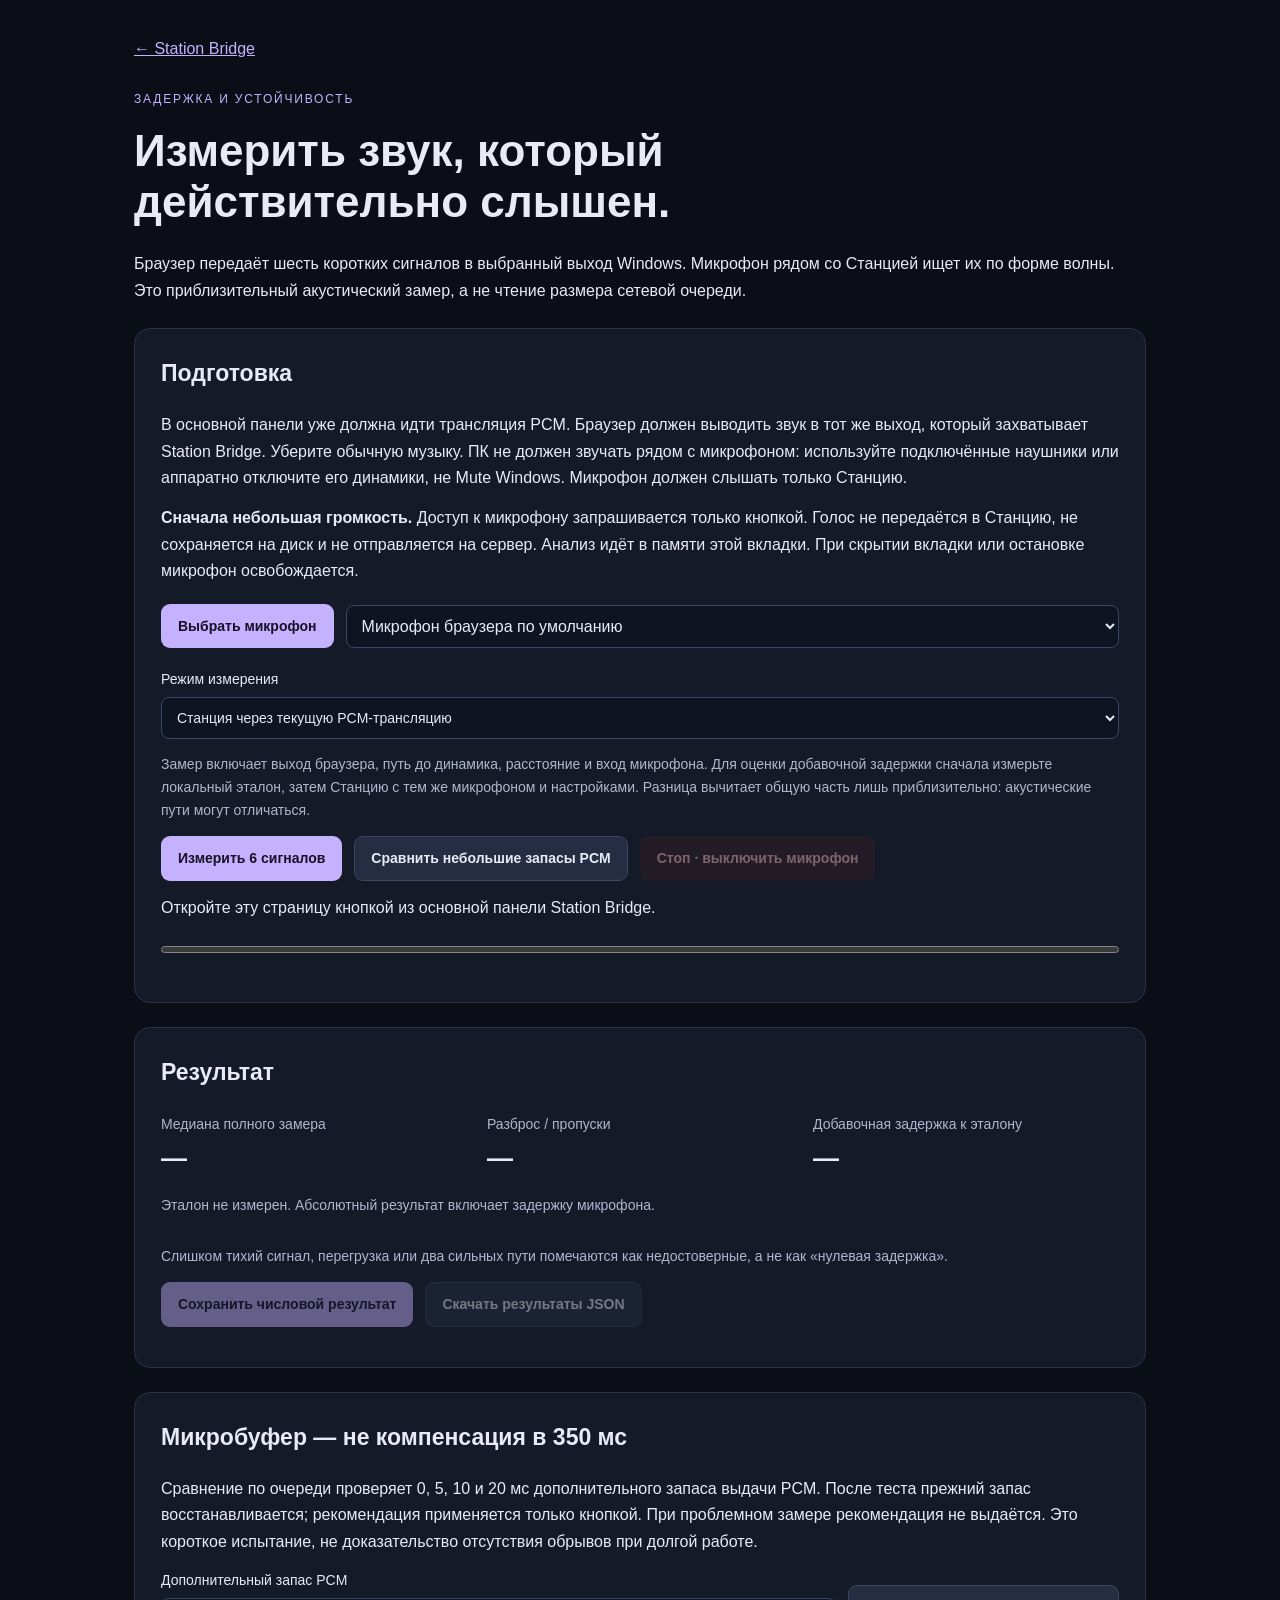
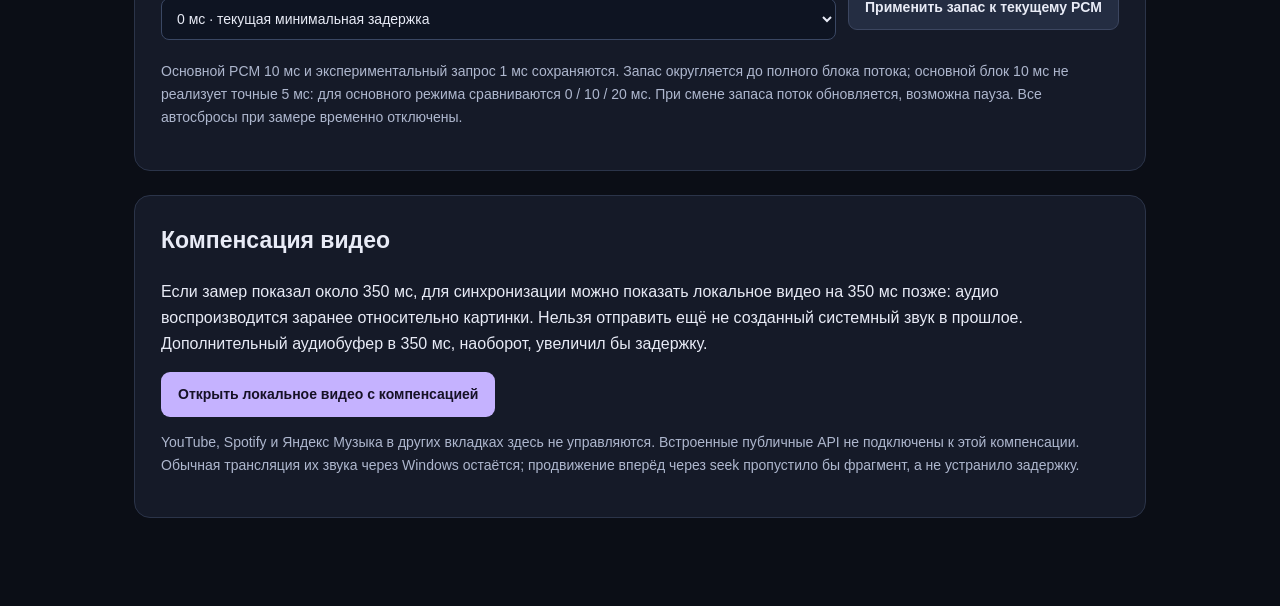
<file: web/calibration.html>
<!doctype html><html lang="ru"><head><meta charset="utf-8"><meta name="viewport" content="width=device-width,initial-scale=1"><title>Station Bridge — акустический замер</title><link rel="stylesheet" href="calibration.css"><script src="calibration-dsp.js" defer></script><script src="calibration.js" defer></script></head><body><main>
<a id="home" href="/">← Station Bridge</a><p class="eyebrow">ЗАДЕРЖКА И УСТОЙЧИВОСТЬ</p><h1>Измерить звук, который действительно слышен.</h1>
<p>Браузер передаёт шесть коротких сигналов в выбранный выход Windows. Микрофон рядом со Станцией ищет их по форме волны. Это приблизительный акустический замер, а не чтение размера сетевой очереди.</p>
<section><h2>Подготовка</h2><p>В основной панели уже должна идти трансляция PCM. Браузер должен выводить звук в тот же выход, который захватывает Station Bridge. Уберите обычную музыку. ПК не должен звучать рядом с микрофоном: используйте подключённые наушники или аппаратно отключите его динамики, не Mute Windows. Микрофон должен слышать только Станцию.</p>
<p><strong>Сначала небольшая громкость.</strong> Доступ к микрофону запрашивается только кнопкой. Голос не передаётся в Станцию, не сохраняется на диск и не отправляется на сервер. Анализ идёт в памяти этой вкладки. При скрытии вкладки или остановке микрофон освобождается.</p>
<div class="row"><button id="permit">Выбрать микрофон</button><select id="mic" aria-label="Микрофон"><option value="">Микрофон браузера по умолчанию</option></select></div>
<label>Режим измерения<select id="path"><option value="station">Станция через текущую PCM-трансляцию</option><option value="reference">Локальный эталон / проводной выход, без трансляции</option></select></label>
<p class="muted">Замер включает выход браузера, путь до динамика, расстояние и вход микрофона. Для оценки добавочной задержки сначала измерьте локальный эталон, затем Станцию с тем же микрофоном и настройками. Разница вычитает общую часть лишь приблизительно: акустические пути могут отличаться.</p>
<div class="row"><button id="measure">Измерить 6 сигналов</button><button id="tune" class="secondary">Сравнить небольшие запасы PCM</button><button id="cancel" class="stop" disabled>Стоп · выключить микрофон</button></div>
<p id="status" role="status">Микрофон выключен.</p><meter id="micLevel" min="0" max="1" value="0" aria-label="Сигнал микрофона"></meter><p id="micSettings" class="muted"></p>
</section>
<section><h2>Результат</h2><div class="numbers"><div><small>Медиана полного замера</small><strong id="median">—</strong></div><div><small>Разброс / пропуски</small><strong id="spread">—</strong></div><div><small>Добавочная задержка к эталону</small><strong id="extra">—</strong></div></div>
<p id="reference" class="muted">Эталон не измерен. Абсолютный результат включает задержку микрофона.</p><div id="rows" class="results"></div><p id="advice" class="muted">Слишком тихий сигнал, перегрузка или два сильных пути помечаются как недостоверные, а не как «нулевая задержка».</p>
<div class="row"><button id="save" disabled>Сохранить числовой результат</button><button id="export" class="secondary" disabled>Скачать результаты JSON</button></div>
</section>
<section><h2>Микробуфер — не компенсация в 350 мс</h2><p>Сравнение по очереди проверяет 0, 5, 10 и 20 мс дополнительного запаса выдачи PCM. После теста прежний запас восстанавливается; рекомендация применяется только кнопкой. При проблемном замере рекомендация не выдаётся. Это короткое испытание, не доказательство отсутствия обрывов при долгой работе.</p>
<div class="row"><label>Дополнительный запас PCM<select id="guard"><option value="0">0 мс · текущая минимальная задержка</option><option value="5">5 мс</option><option value="10">10 мс</option><option value="20">20 мс</option><option value="30">30 мс</option></select></label><button id="apply" class="secondary">Применить запас к текущему PCM</button></div><p id="guardNote" class="muted">Основной PCM 10 мс и экспериментальный запрос 1 мс сохраняются. Запас округляется до полного блока потока; основной блок 10 мс не реализует точные 5 мс: для основного режима сравниваются 0 / 10 / 20 мс. При смене запаса поток обновляется, возможна пауза. Все автосбросы при замере временно отключены.</p>
</section>
<section><h2>Компенсация видео</h2><p>Если замер показал около 350 мс, для синхронизации можно показать локальное видео на 350 мс позже: аудио воспроизводится заранее относительно картинки. Нельзя отправить ещё не созданный системный звук в прошлое. Дополнительный аудиобуфер в 350 мс, наоборот, увеличил бы задержку.</p><a id="player" class="button" href="/local-player.html">Открыть локальное видео с компенсацией</a>
<p class="muted">YouTube, Spotify и Яндекс Музыка в других вкладках здесь не управляются. Встроенные публичные API не подключены к этой компенсации. Обычная трансляция их звука через Windows остаётся; продвижение вперёд через seek пропустило бы фрагмент, а не устранило задержку.</p></section>
</main></body></html>
</file>
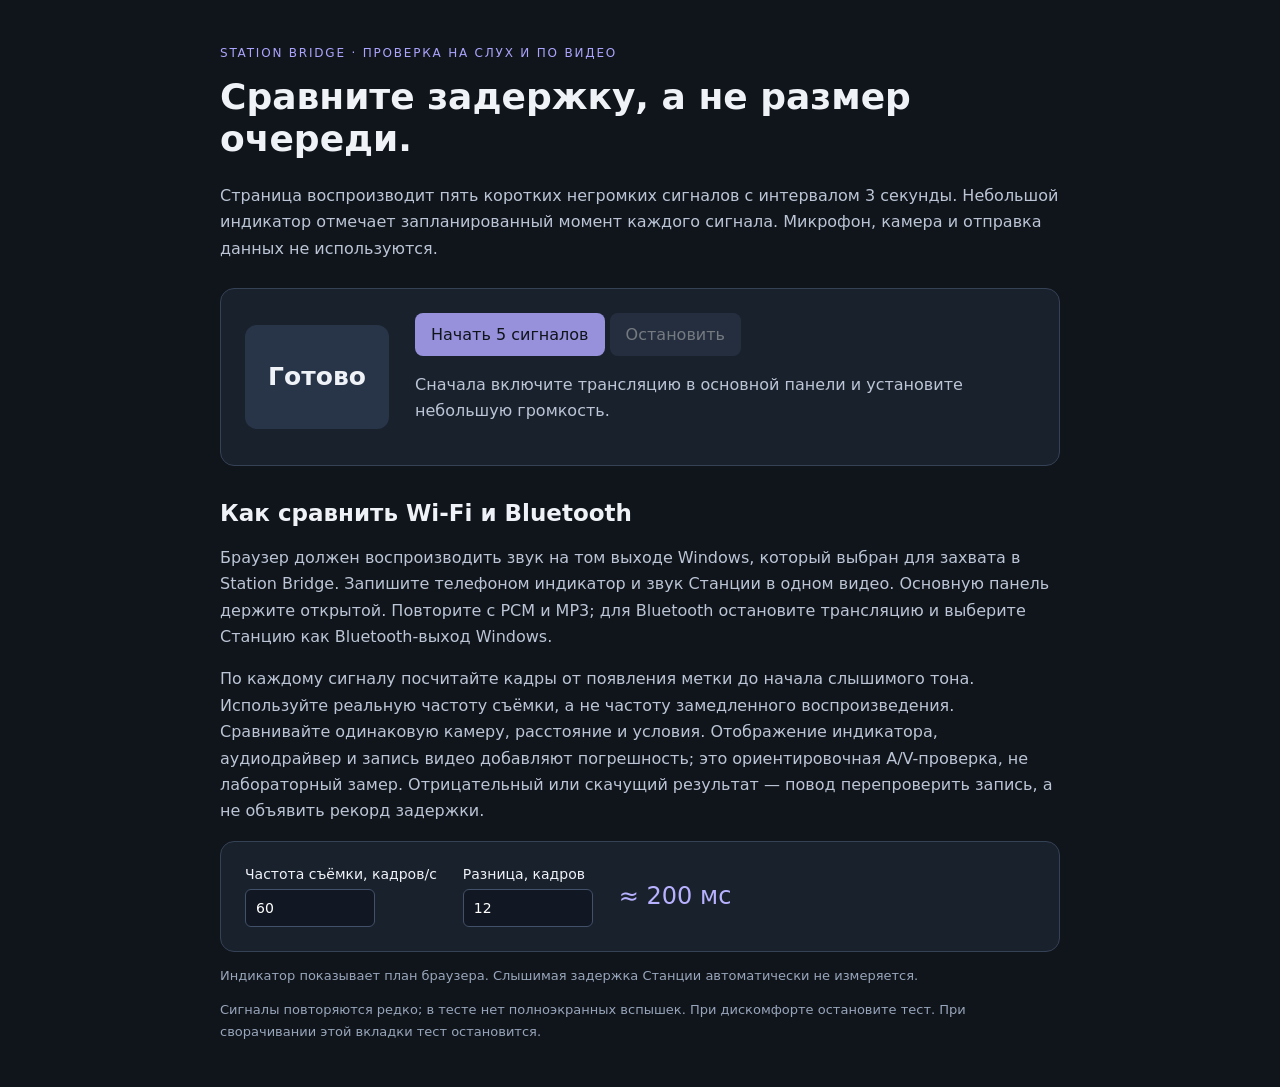
<file: web/latency.html>
<!doctype html><html lang="ru"><head><meta charset="utf-8"><meta name="viewport" content="width=device-width,initial-scale=1"><title>Station Bridge — сравнение задержки</title><link rel="stylesheet" href="latency.css"><script src="latency.js" defer></script></head><body><main>
<p class="eyebrow">STATION BRIDGE · ПРОВЕРКА НА СЛУХ И ПО ВИДЕО</p><h1>Сравните задержку, а не размер очереди.</h1>
<p>Страница воспроизводит пять коротких негромких сигналов с интервалом 3 секунды. Небольшой индикатор отмечает запланированный момент каждого сигнала. Микрофон, камера и отправка данных не используются.</p>
<div class="panel"><div id="lamp" role="status">Готово</div><div><button id="begin">Начать 5 сигналов</button> <button id="end" disabled>Остановить</button><p id="status">Сначала включите трансляцию в основной панели и установите небольшую громкость.</p></div></div>
<h2>Как сравнить Wi-Fi и Bluetooth</h2><p>Браузер должен воспроизводить звук на том выходе Windows, который выбран для захвата в Station Bridge. Запишите телефоном индикатор и звук Станции в одном видео. Основную панель держите открытой. Повторите с PCM и MP3; для Bluetooth остановите трансляцию и выберите Станцию как Bluetooth-выход Windows.</p>
<p>По каждому сигналу посчитайте кадры от появления метки до начала слышимого тона. Используйте реальную частоту съёмки, а не частоту замедленного воспроизведения. Сравнивайте одинаковую камеру, расстояние и условия. Отображение индикатора, аудиодрайвер и запись видео добавляют погрешность; это ориентировочная A/V-проверка, не лабораторный замер. Отрицательный или скачущий результат — повод перепроверить запись, а не объявить рекорд задержки.</p>
<div class="calc"><label>Частота съёмки, кадров/с<input id="fps" type="number" min="1" max="1000" value="60"></label><label>Разница, кадров<input id="frames" type="number" min="0" max="30000" value="12"></label><output id="delay">≈ 200 мс</output></div>
<p id="clock" class="muted">Индикатор показывает план браузера. Слышимая задержка Станции автоматически не измеряется.</p>
<p class="muted">Сигналы повторяются редко; в тесте нет полноэкранных вспышек. При дискомфорте остановите тест. При сворачивании этой вкладки тест остановится.</p>
</main></body></html>
</file>
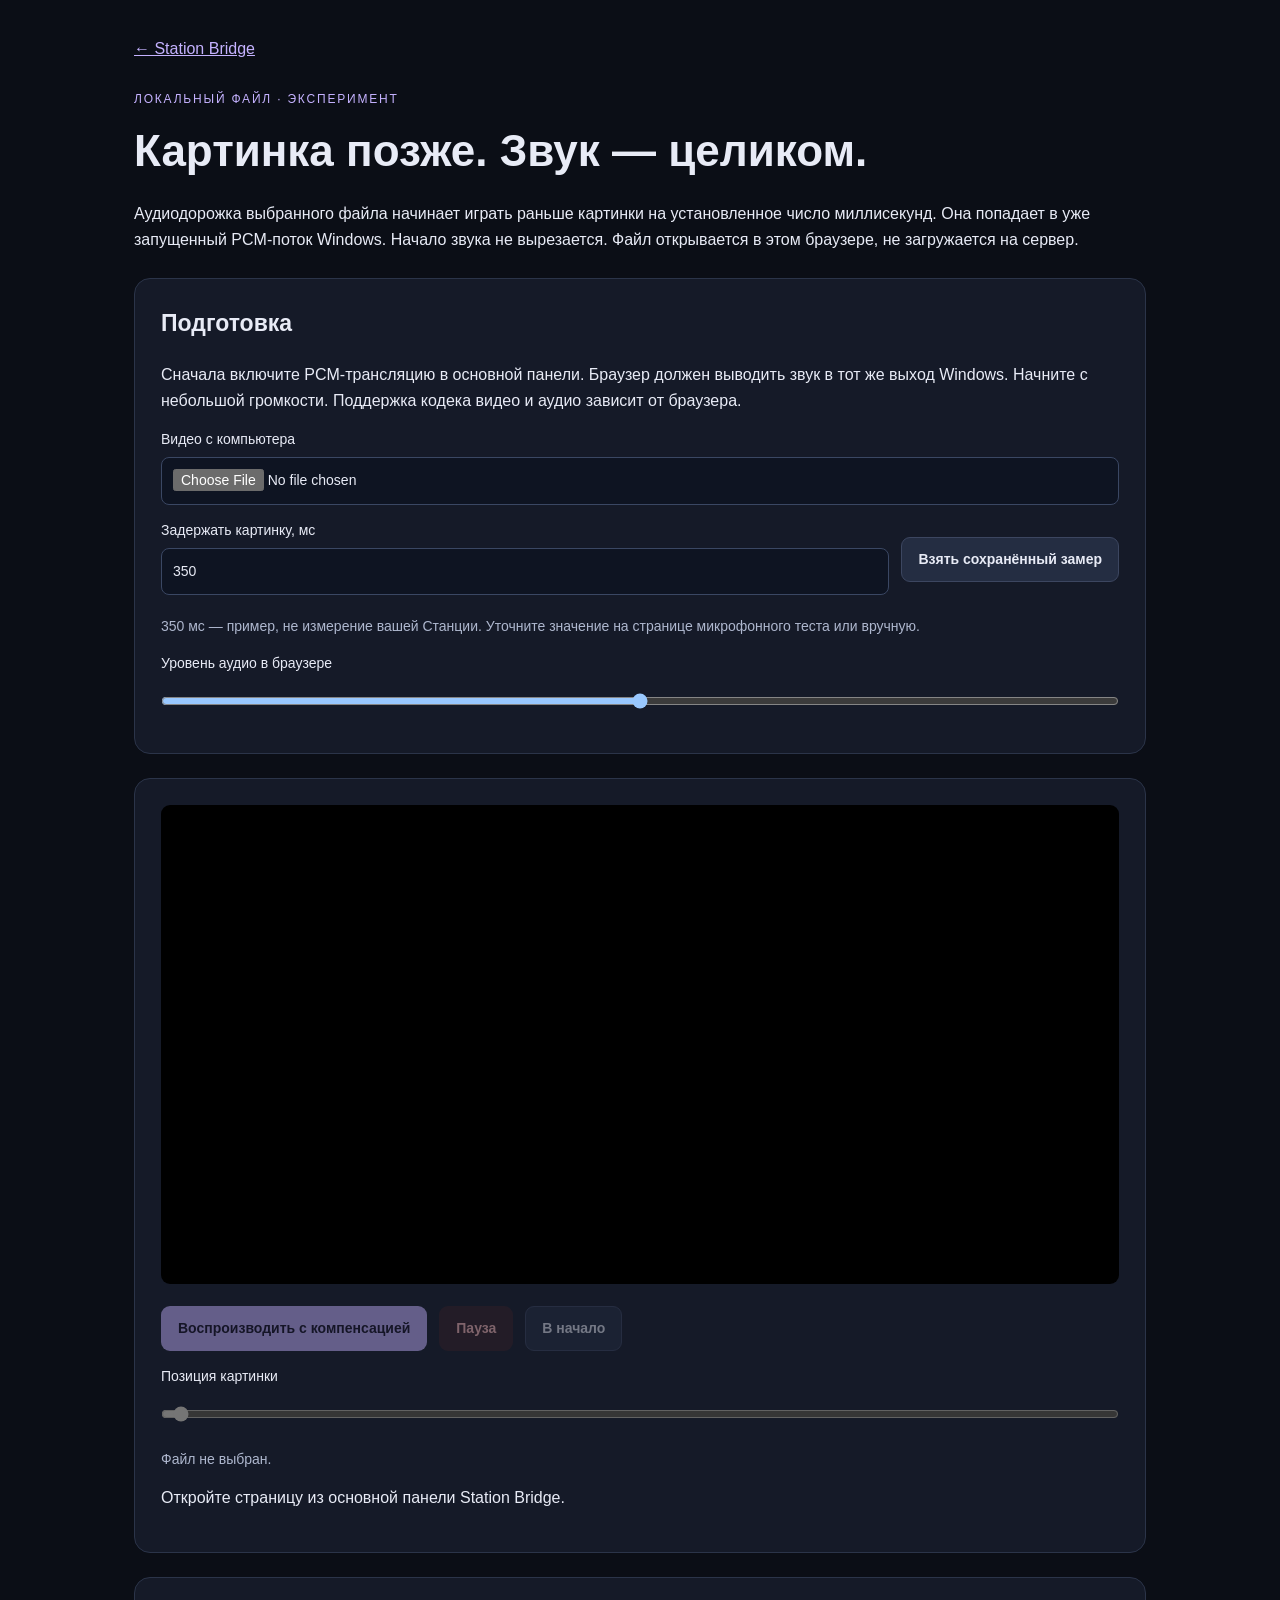
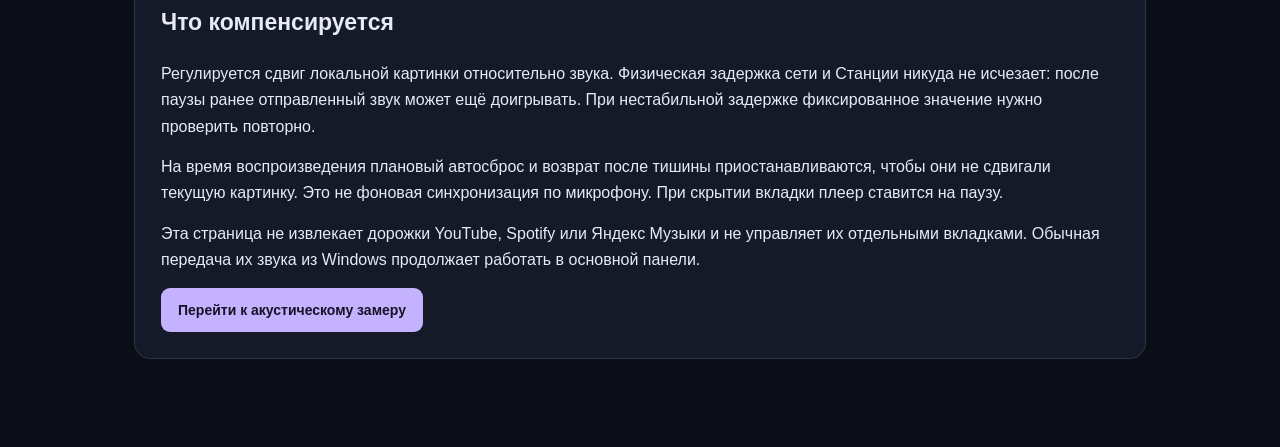
<file: web/local-player.html>
<!doctype html><html lang="ru"><head><meta charset="utf-8"><meta name="viewport" content="width=device-width,initial-scale=1"><title>Station Bridge — локальное видео</title><link rel="stylesheet" href="calibration.css"><script src="local-player.js" defer></script></head><body><main><a id="home" href="/">← Station Bridge</a><p class="eyebrow">ЛОКАЛЬНЫЙ ФАЙЛ · ЭКСПЕРИМЕНТ</p><h1>Картинка позже. Звук — целиком.</h1><p>Аудиодорожка выбранного файла начинает играть раньше картинки на установленное число миллисекунд. Она попадает в уже запущенный PCM-поток Windows. Начало звука не вырезается. Файл открывается в этом браузере, не загружается на сервер.</p>
<section><h2>Подготовка</h2><p>Сначала включите PCM-трансляцию в основной панели. Браузер должен выводить звук в тот же выход Windows. Начните с небольшой громкости. Поддержка кодека видео и аудио зависит от браузера.</p><label>Видео с компьютера<input id="file" type="file" accept="video/*,.mp4,.webm,.mov,.mkv"></label><div class="row"><label>Задержать картинку, мс<input id="offset" type="number" min="0" max="2500" step="1" value="350"></label><button id="fromMeasure" class="secondary">Взять сохранённый замер</button></div><p id="measureNote" class="muted">350 мс — пример, не измерение вашей Станции. Уточните значение на странице микрофонного теста или вручную.</p><label>Уровень аудио в браузере<input id="volume" type="range" min="0" max="1" step="0.01" value="0.5"></label></section>
<section><video id="picture" muted playsinline preload="auto" aria-label="Картинка с задержкой"></video><audio id="audioLead" preload="auto"></audio><div class="row"><button id="play" disabled>Воспроизводить с компенсацией</button><button id="pause" class="stop" disabled>Пауза</button><button id="rewind" class="secondary" disabled>В начало</button></div><label>Позиция картинки<input id="position" type="range" min="0" max="1" step="0.01" value="0" disabled></label><p id="positionText" class="muted">Файл не выбран.</p><p id="status" role="status">Микрофон здесь не используется.</p><p id="drift" class="muted"></p></section>
<section><h2>Что компенсируется</h2><p>Регулируется сдвиг локальной картинки относительно звука. Физическая задержка сети и Станции никуда не исчезает: после паузы ранее отправленный звук может ещё доигрывать. При нестабильной задержке фиксированное значение нужно проверить повторно.</p><p>На время воспроизведения плановый автосброс и возврат после тишины приостанавливаются, чтобы они не сдвигали текущую картинку. Это не фоновая синхронизация по микрофону. При скрытии вкладки плеер ставится на паузу.</p><p>Эта страница не извлекает дорожки YouTube, Spotify или Яндекс Музыки и не управляет их отдельными вкладками. Обычная передача их звука из Windows продолжает работать в основной панели.</p><a id="calibration" class="button" href="/calibration.html">Перейти к акустическому замеру</a></section></main></body></html>
</file>
<file: web/calibration.css>
:root{color-scheme:dark;--bg:#0b0e16;--panel:#151a28;--line:#2b3449;--text:#e8ebf6;--muted:#aeb7ce;--accent:#c5b2ff}*{box-sizing:border-box}body{margin:0;background:var(--bg);color:var(--text);font:16px/1.65 "Segoe UI",sans-serif}main{max-width:1060px;margin:auto;padding:36px 24px 64px}h1{font-size:clamp(28px,4vw,44px);line-height:1.15;max-width:850px;margin:16px 0 24px}h2{font-size:23px;margin-top:0}.eyebrow{font-size:12px;letter-spacing:.15em;color:var(--accent);margin-top:28px}section{padding:26px;margin:24px 0;border:1px solid var(--line);border-radius:16px;background:var(--panel)}p{margin:14px 0}.muted,small{color:var(--muted);font-size:14px}button,.button{display:inline-block;color:#161126;background:var(--accent);border:1px solid transparent;border-radius:9px;padding:12px 16px;font:600 14px "Segoe UI",sans-serif;cursor:pointer;text-decoration:none;line-height:1.35}button.secondary{background:#242d42;color:var(--text);border-color:#3c4660}button.stop{background:#352027;color:#ffbdbd}button:disabled{opacity:.45;cursor:default}a{color:var(--accent)}.row{display:flex;gap:12px;flex-wrap:wrap;align-items:center;margin:14px 0}label{display:block;flex:1;min-width:200px;font-size:14px}select,input{display:block;width:100%;background:#0e1422;color:var(--text);border:1px solid #3a4763;padding:11px;border-radius:8px;font:inherit;margin:6px 0;min-width:0}select{max-width:100%}.row select{flex:1;min-width:180px}meter{width:100%;height:14px}.numbers{display:grid;grid-template-columns:1fr 1fr 1fr;gap:20px}.numbers strong{display:block;font-size:26px}.results{display:grid;gap:5px;font-size:14px}.result{padding:9px;background:#101727;border-radius:6px}video{max-width:100%;width:100%;background:#000;border-radius:9px}#audioLead{display:none}#position{width:100%}.error{color:#ffbdbd}.success{color:#b7e6c8}button:focus-visible,a:focus-visible,select:focus-visible{outline:2px solid #fff;outline-offset:3px}@media(max-width:650px){main{padding:24px 14px}section{padding:18px}.numbers{grid-template-columns:1fr}.row{align-items:stretch}.row>*{flex:1 1 100%;max-width:100%}h1{font-size:30px}}
</file>
<file: web/latency.css>
:root{color-scheme:dark;font-family:"Segoe UI",system-ui,sans-serif;background:#10141b;color:#eff2f7}*{box-sizing:border-box}body{margin:0;padding:32px 20px}main{max-width:840px;margin:auto}h1{font-size:36px;line-height:1.18;margin:12px 0 22px}h2{font-size:23px;margin-top:34px}p{line-height:1.65;color:#bbc5d5}.eyebrow{font-size:12px;letter-spacing:1.8px;color:#aaa4fc}.panel,.calc{border:1px solid #354155;background:#19212d;border-radius:14px;padding:24px;display:flex;align-items:center;gap:26px}.panel{margin:26px 0}#lamp{flex:0 0 144px;height:104px;border-radius:12px;background:#283549;display:grid;place-items:center;font-size:25px;font-weight:600}#lamp.on{background:#9790da;color:#10141b}button{font:inherit;border:0;padding:12px 16px;border-radius:8px;background:#9790da;color:#10141b;cursor:pointer}button:disabled{opacity:.4;cursor:default}#end{background:#364358;color:#fff}label{display:grid;gap:7px;font-size:14px}input{width:130px;background:#111823;color:#fff;border:1px solid #42506a;padding:10px;border-radius:6px;font:inherit}output{font-size:24px;color:#b8b1ff}.muted{font-size:13px;color:#98a6bb}@media(max-width:600px){h1{font-size:28px}.panel,.calc{flex-direction:column;align-items:stretch}#lamp{flex:auto;max-width:144px}}
</file>
